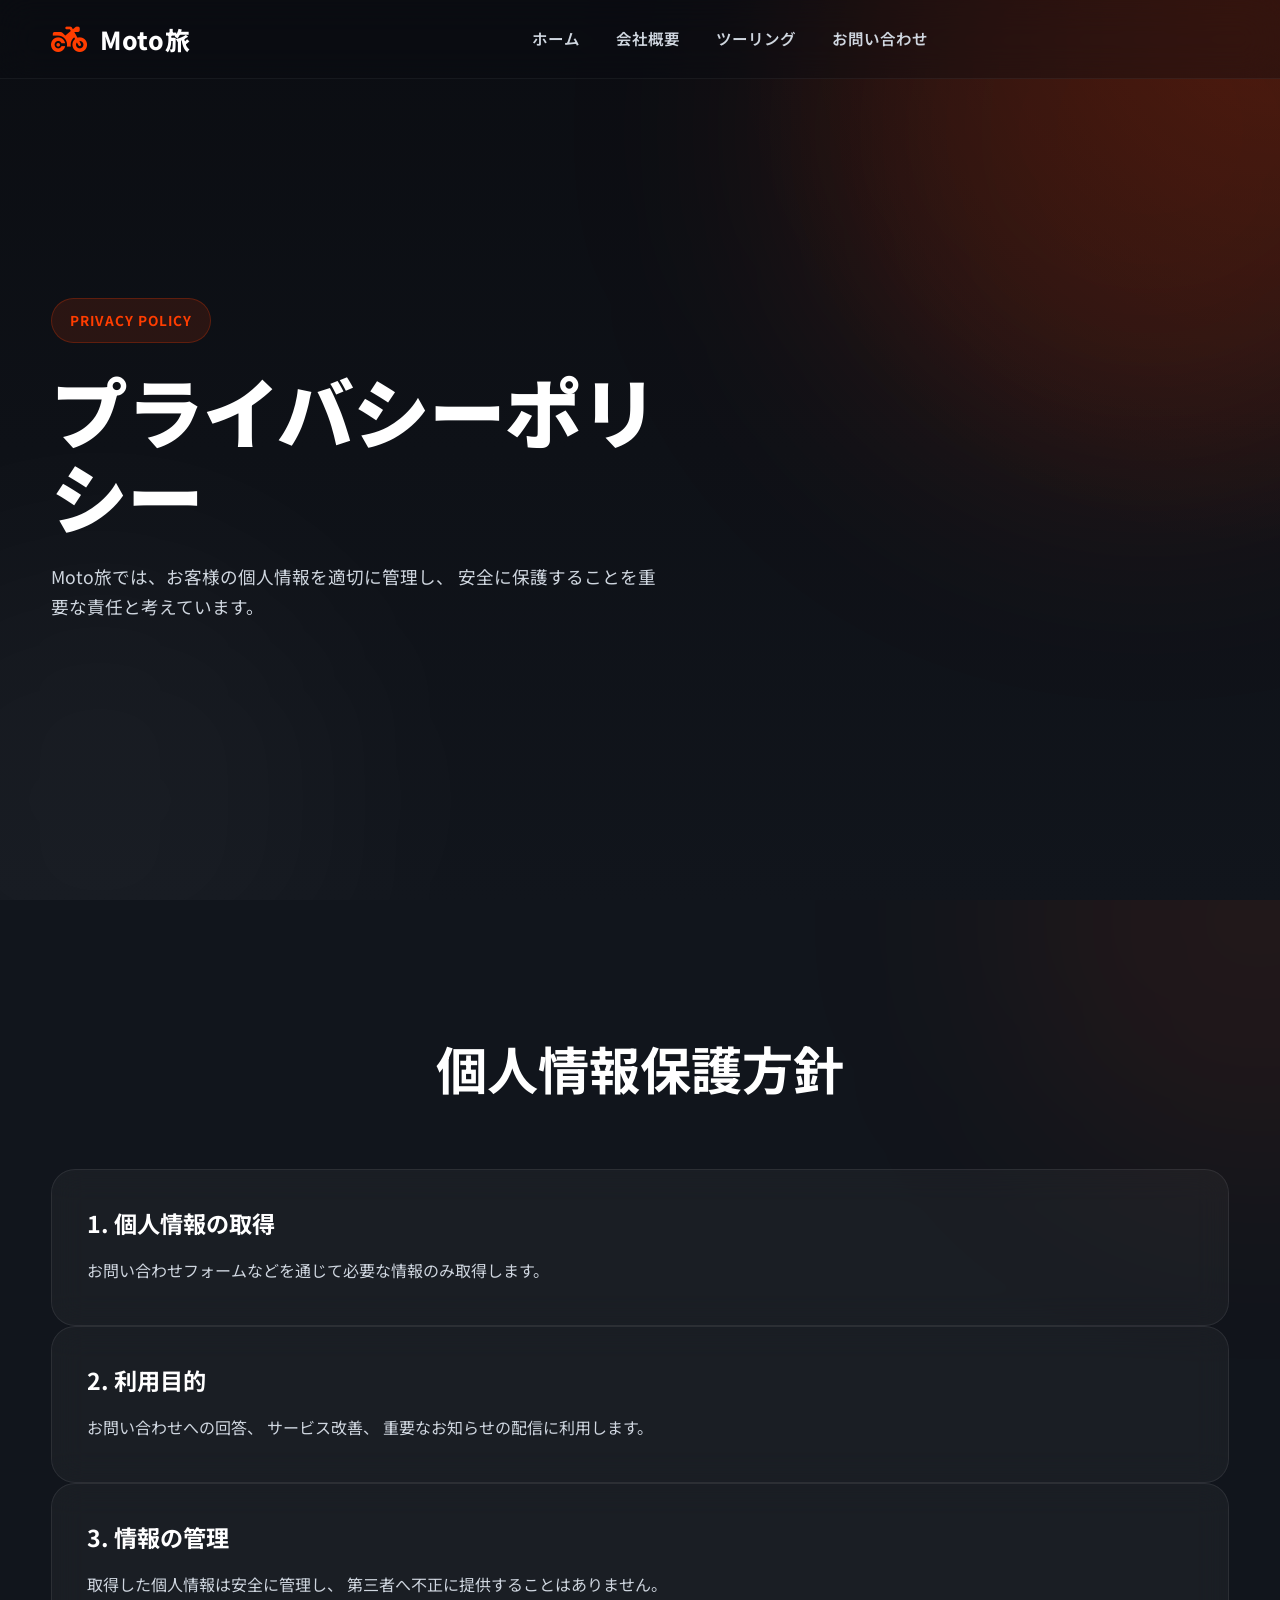
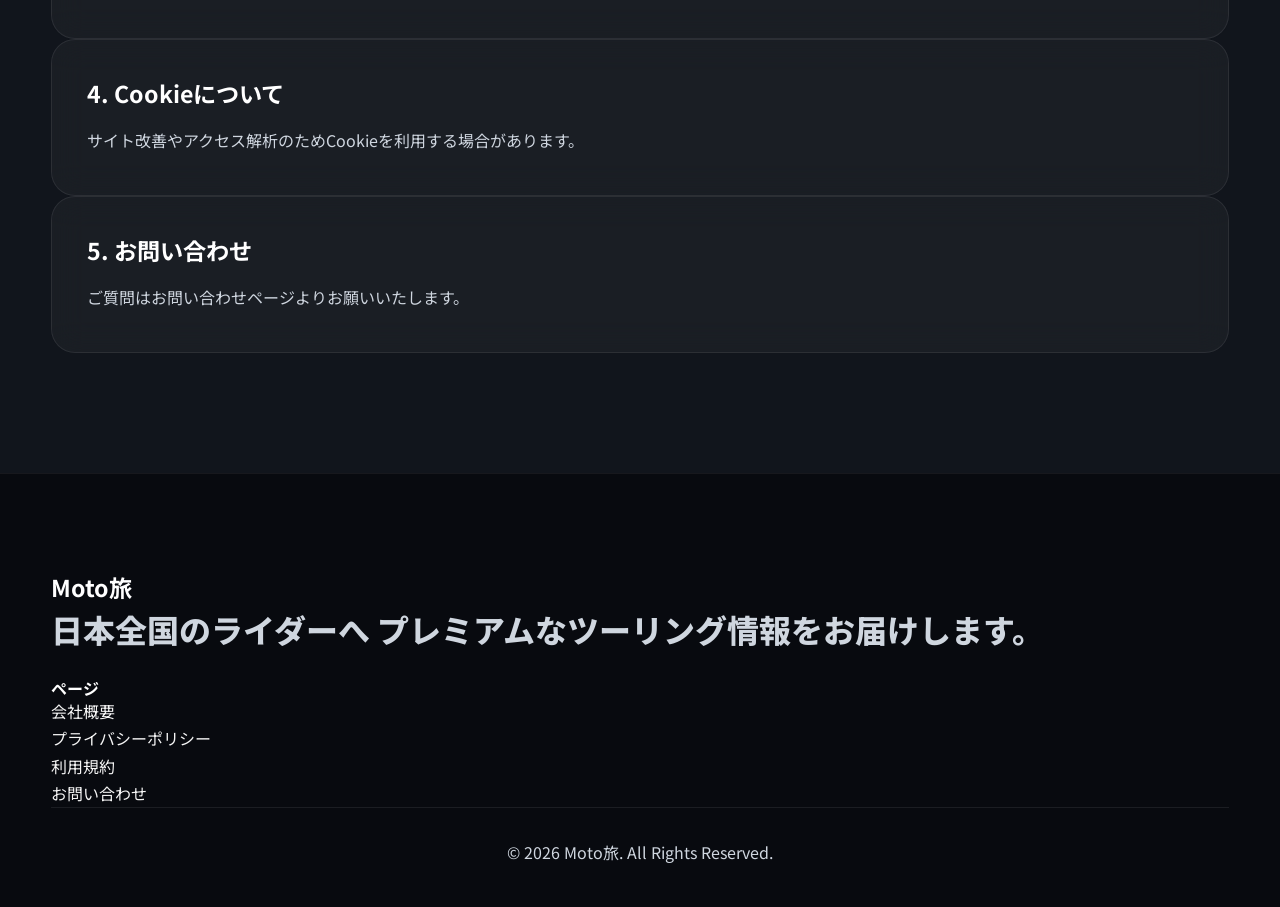
<file: privacy.html>
<!DOCTYPE html>
<html lang="ja">

<head>

<meta charset="UTF-8">
<meta name="viewport" content="width=device-width, initial-scale=1.0">

<title>プライバシーポリシー | Moto旅</title>

<meta name="description"
content="Moto旅のプライバシーポリシー">

<link rel="icon"
href="assets/images/favicon.png">

<link rel="preconnect"
href="https://fonts.googleapis.com">

<link rel="preconnect"
href="https://fonts.gstatic.com"
crossorigin>

<link href="https://fonts.googleapis.com/css2?family=Noto+Sans+JP:wght@300;400;500;700;900&display=swap"
rel="stylesheet">

<link href="https://cdnjs.cloudflare.com/ajax/libs/font-awesome/6.7.2/css/all.min.css"
rel="stylesheet">

<link rel="stylesheet"
href="assets/css/style.css">

</head>

<body>

<!-- Header -->

<header class="header">

<div class="container">

<a href="index.html" class="logo">

<i class="fa-solid fa-motorcycle"></i>

<span>Moto旅</span>

</a>

<nav class="navbar">

<ul class="nav-links">

<li><a href="index.html">ホーム</a></li>

<li><a href="about.html">会社概要</a></li>

<li><a href="touring.html">ツーリング</a></li>

<li><a href="contact.html">お問い合わせ</a></li>

</ul>

</nav>

<button class="menu-toggle">

<i class="fa-solid fa-bars"></i>

</button>

</div>

</header>

<!-- Hero -->

<section class="hero">

<div class="container hero-grid">

<div class="hero-content">

<span class="hero-badge">

Privacy Policy

</span>

<h1>

プライバシーポリシー

</h1>

<p>

Moto旅では、お客様の個人情報を適切に管理し、
安全に保護することを重要な責任と考えています。

</p>

</div>

</div>

</section>

<!-- Privacy -->

<section class="maintenance">

<div class="container">

<div class="section-header">

<h2>

個人情報保護方針

</h2>

</div>

<div class="tip-card">

<h3>1. 個人情報の取得</h3>

<p>

お問い合わせフォームなどを通じて必要な情報のみ取得します。

</p>

</div>

<div class="tip-card">

<h3>2. 利用目的</h3>

<p>

お問い合わせへの回答、
サービス改善、
重要なお知らせの配信に利用します。

</p>

</div>

<div class="tip-card">

<h3>3. 情報の管理</h3>

<p>

取得した個人情報は安全に管理し、
第三者へ不正に提供することはありません。

</p>

</div>

<div class="tip-card">

<h3>4. Cookieについて</h3>

<p>

サイト改善やアクセス解析のためCookieを利用する場合があります。

</p>

</div>

<div class="tip-card">

<h3>5. お問い合わせ</h3>

<p>

ご質問はお問い合わせページよりお願いいたします。

</p>

</div>

</div>

</section>

<!-- Footer -->

<footer class="footer">

<div class="container">

<div class="footer-top">

<div class="footer-logo">

<h3>Moto旅</h3>

<p>

日本全国のライダーへ
プレミアムなツーリング情報をお届けします。

</p>

</div>

<div class="footer-links">

<h4>ページ</h4>

<ul>

<li><a href="about.html">会社概要</a></li>

<li><a href="privacy.html">プライバシーポリシー</a></li>

<li><a href="terms.html">利用規約</a></li>

<li><a href="contact.html">お問い合わせ</a></li>

</ul>

</div>

</div>

<div class="footer-bottom">

<p>

© <span class="current-year"></span> Moto旅.
All Rights Reserved.

</p>

</div>

</div>

</footer>

<button class="back-to-top">

<i class="fa-solid fa-arrow-up"></i>

</button>

<script src="assets/js/script.js"></script>

</body>

</html>
</file>
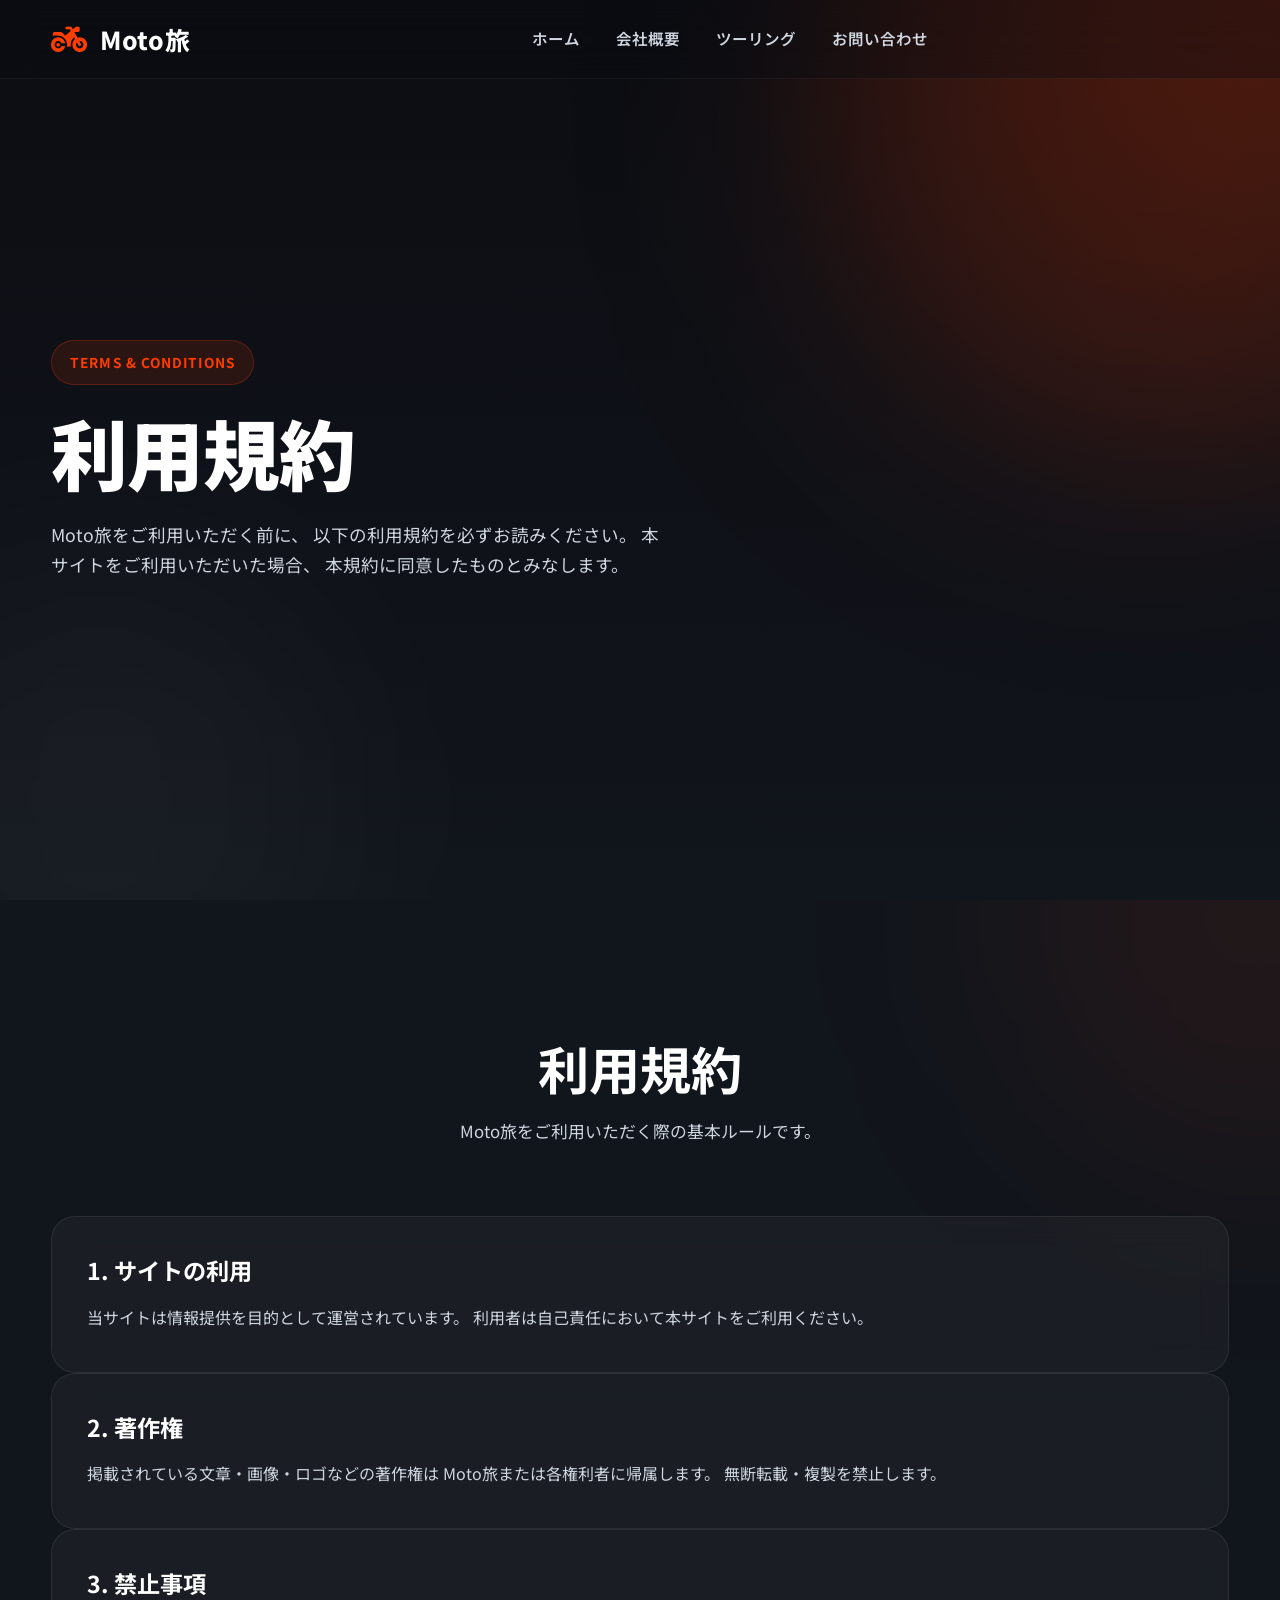
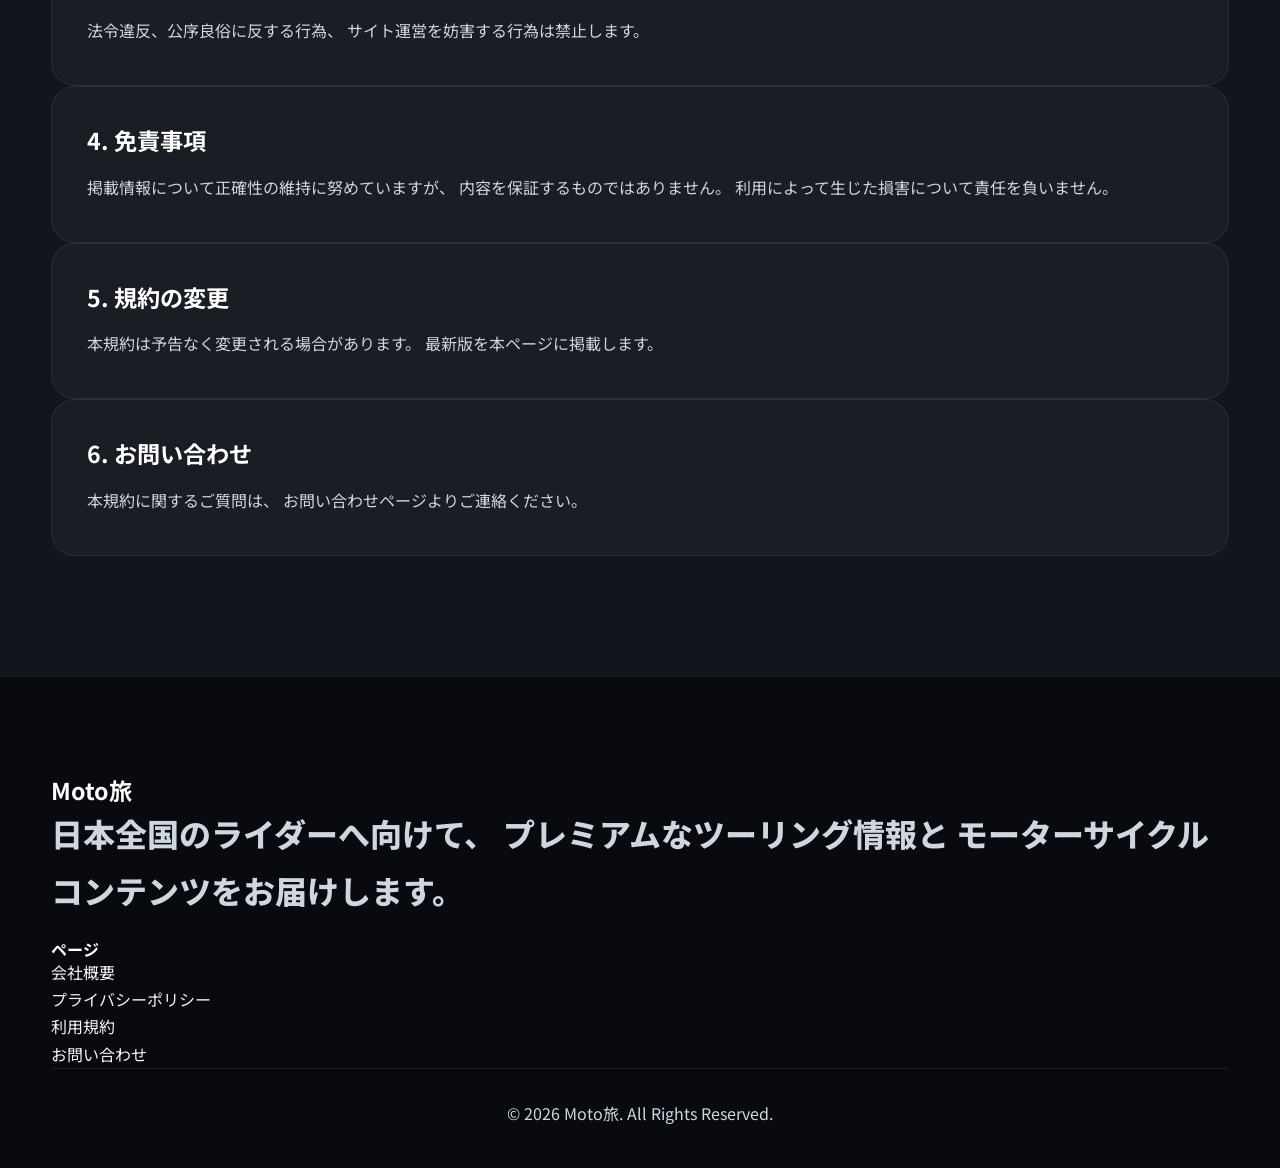
<file: terms.html>
<!DOCTYPE html>
<html lang="ja">

<head>

    <meta charset="UTF-8">
    <meta name="viewport" content="width=device-width, initial-scale=1.0">

    <title>利用規約 | Moto旅</title>

    <meta name="description"
        content="Moto旅の利用規約をご確認ください。">

    <meta name="robots"
        content="index,follow">

    <link rel="icon"
        href="assets/images/favicon.png">

    <link rel="preconnect"
        href="https://fonts.googleapis.com">

    <link rel="preconnect"
        href="https://fonts.gstatic.com"
        crossorigin>

    <link href="https://fonts.googleapis.com/css2?family=Noto+Sans+JP:wght@300;400;500;700;900&display=swap"
        rel="stylesheet">

    <link href="https://cdnjs.cloudflare.com/ajax/libs/font-awesome/6.7.2/css/all.min.css"
        rel="stylesheet">

    <link rel="stylesheet"
        href="assets/css/style.css">

</head>

<body>

<!-- =========================================
HEADER
========================================= -->

<header class="header">

    <div class="container">

        <a href="index.html" class="logo">

            <i class="fa-solid fa-motorcycle"></i>

            <span>Moto旅</span>

        </a>

        <nav class="navbar">

            <ul class="nav-links">

                <li><a href="index.html">ホーム</a></li>

                <li><a href="about.html">会社概要</a></li>

                <li><a href="touring.html">ツーリング</a></li>

                <li><a href="contact.html">お問い合わせ</a></li>

            </ul>

        </nav>

        <button class="menu-toggle">

            <i class="fa-solid fa-bars"></i>

        </button>

    </div>

</header>

<!-- =========================================
HERO
========================================= -->

<section class="hero">

    <div class="container hero-grid">

        <div class="hero-content">

            <span class="hero-badge">

                Terms & Conditions

            </span>

            <h1>

                利用規約

            </h1>

            <p>

                Moto旅をご利用いただく前に、
                以下の利用規約を必ずお読みください。
                本サイトをご利用いただいた場合、
                本規約に同意したものとみなします。

            </p>

        </div>

    </div>

</section>

<!-- =========================================
TERMS
========================================= -->

<section class="maintenance">

    <div class="container">

        <div class="section-header">

            <h2>

                利用規約

            </h2>

            <p>

                Moto旅をご利用いただく際の基本ルールです。

            </p>

        </div>

        <div class="tip-card">

            <h3>1. サイトの利用</h3>

            <p>

                当サイトは情報提供を目的として運営されています。
                利用者は自己責任において本サイトをご利用ください。

            </p>

        </div>

        <div class="tip-card">

            <h3>2. 著作権</h3>

            <p>

                掲載されている文章・画像・ロゴなどの著作権は
                Moto旅または各権利者に帰属します。
                無断転載・複製を禁止します。

            </p>

        </div>

        <div class="tip-card">

            <h3>3. 禁止事項</h3>

            <p>

                法令違反、公序良俗に反する行為、
                サイト運営を妨害する行為は禁止します。

            </p>

        </div>

        <div class="tip-card">

            <h3>4. 免責事項</h3>

            <p>

                掲載情報について正確性の維持に努めていますが、
                内容を保証するものではありません。
                利用によって生じた損害について責任を負いません。

            </p>

        </div>

        <div class="tip-card">

            <h3>5. 規約の変更</h3>

            <p>

                本規約は予告なく変更される場合があります。
                最新版を本ページに掲載します。

            </p>

        </div>

        <div class="tip-card">

            <h3>6. お問い合わせ</h3>

            <p>

                本規約に関するご質問は、
                お問い合わせページよりご連絡ください。

            </p>

        </div>

    </div>

</section>

<!-- =========================================
FOOTER
========================================= -->

<footer class="footer">

    <div class="container">

        <div class="footer-top">

            <div class="footer-logo">

                <h3>Moto旅</h3>

                <p>

                    日本全国のライダーへ向けて、
                    プレミアムなツーリング情報と
                    モーターサイクルコンテンツをお届けします。

                </p>

            </div>

            <div class="footer-links">

                <h4>ページ</h4>

                <ul>

                    <li><a href="about.html">会社概要</a></li>

                    <li><a href="privacy.html">プライバシーポリシー</a></li>

                    <li><a href="terms.html">利用規約</a></li>

                    <li><a href="contact.html">お問い合わせ</a></li>

                </ul>

            </div>

        </div>

        <div class="footer-bottom">

            <p>

                © <span class="current-year"></span>
                Moto旅. All Rights Reserved.

            </p>

        </div>

    </div>

</footer>

<!-- =========================================
BACK TO TOP
========================================= -->

<button class="back-to-top">

    <i class="fa-solid fa-arrow-up"></i>

</button>

<script src="assets/js/script.js"></script>

</body>

</html>
</file>
<file: assets/css/style.css>
/* =====================================================
   Moto旅 - Premium Motorcycle Magazine
   Style.css Part 1A
   Reset • Variables • Global • Buttons • Utilities
====================================================== */

/* ===========================
   GOOGLE FONT
=========================== */
@import url("https://fonts.googleapis.com/css2?family=Noto+Sans+JP:wght@300;400;500;700;900&display=swap");

/* ===========================
   RESET
=========================== */

*,
*::before,
*::after{
    margin:0;
    padding:0;
    box-sizing:border-box;
}

html{
    scroll-behavior:smooth;
    font-size:16px;
}

body{
    font-family:"Noto Sans JP",sans-serif;
    background:#0b0d12;
    color:#f5f5f5;
    line-height:1.7;
    overflow-x:hidden;
    -webkit-font-smoothing:antialiased;
}

img{
    display:block;
    max-width:100%;
    height:auto;
}

a{
    text-decoration:none;
    color:inherit;
    transition:.35s ease;
}

ul{
    list-style:none;
}

button,
input{
    font:inherit;
    outline:none;
    border:none;
}

section{
    padding:90px 0;
}

/* ===========================
   ROOT VARIABLES
=========================== */

:root{

    --primary:#ff3d00;
    --primary-light:#ff6333;

    --secondary:#ffffff;

    --dark:#0b0d12;
    --dark-2:#11151c;
    --dark-3:#171c24;

    --card:#171c24;
    --border:#2a303d;

    --text:#ffffff;
    --text-light:#cfd6df;
    --muted:#8d95a3;

    --success:#18c964;
    --warning:#ffb300;

    --shadow:
        0 20px 50px rgba(0,0,0,.45);

    --glass:
        rgba(255,255,255,.05);

    --radius-sm:10px;
    --radius:18px;
    --radius-lg:28px;

    --container:1280px;

    --transition:.35s ease;

}

/* ===========================
   SCROLLBAR
=========================== */

::-webkit-scrollbar{
    width:10px;
}

::-webkit-scrollbar-track{
    background:#111;
}

::-webkit-scrollbar-thumb{
    background:var(--primary);
    border-radius:100px;
}

::-webkit-scrollbar-thumb:hover{
    background:var(--primary-light);
}

/* ===========================
   SELECTION
=========================== */

::selection{
    background:var(--primary);
    color:#fff;
}

/* ===========================
   CONTAINER
=========================== */

.container{
    width:min(92%,var(--container));
    margin-inline:auto;
}

/* ===========================
   TYPOGRAPHY
=========================== */

h1,
h2,
h3,
h4,
h5{
    color:#fff;
    line-height:1.2;
    font-weight:700;
}

h1{
    font-size:clamp(2.8rem,6vw,5.4rem);
}

h2{
    font-size:clamp(2rem,4vw,3.2rem);
}

h3{
    font-size:1.45rem;
}

p{
    color:var(--text-light);
}

.section-header{
    max-width:760px;
    margin:0 auto 70px;
    text-align:center;
}

.section-header h2{
    margin:18px 0;
}

.section-header p{
    font-size:1.05rem;
}

/* ===========================
   BADGES
=========================== */

.section-tag,
.hero-badge{

    display:inline-flex;
    align-items:center;
    gap:8px;

    padding:10px 18px;

    border-radius:100px;

    background:rgba(255,61,0,.12);

    color:var(--primary);

    border:1px solid rgba(255,61,0,.25);

    font-size:.85rem;

    font-weight:700;

    letter-spacing:.08em;

    text-transform:uppercase;

}

/* ===========================
   BUTTONS
=========================== */

.btn-primary,
.btn-secondary{

    display:inline-flex;

    align-items:center;

    justify-content:center;

    gap:10px;

    padding:15px 34px;

    border-radius:999px;

    font-weight:700;

    transition:var(--transition);

    cursor:pointer;

}

.btn-primary{

    background:var(--primary);

    color:#fff;

    box-shadow:0 15px 40px rgba(255,61,0,.35);

}

.btn-primary:hover{

    transform:translateY(-4px);

    background:var(--primary-light);

}

.btn-secondary{

    border:1px solid var(--border);

    background:rgba(255,255,255,.05);

    color:#fff;

    backdrop-filter:blur(16px);

}

.btn-secondary:hover{

    background:rgba(255,255,255,.12);

    transform:translateY(-4px);

}

/* ===========================
   GLASS CARD
=========================== */

.glass{

    background:rgba(255,255,255,.05);

    border:1px solid rgba(255,255,255,.08);

    backdrop-filter:blur(18px);

    border-radius:var(--radius);

}

/* ===========================
   UTILITIES
=========================== */

.text-center{
    text-align:center;
}

.mt-1{margin-top:1rem;}
.mt-2{margin-top:2rem;}
.mt-3{margin-top:3rem;}
.mt-4{margin-top:4rem;}

.mb-1{margin-bottom:1rem;}
.mb-2{margin-bottom:2rem;}
.mb-3{margin-bottom:3rem;}
.mb-4{margin-bottom:4rem;}

.grid{
    display:grid;
    gap:30px;
}

.flex{
    display:flex;
    align-items:center;
}

.hidden{
    display:none;
}

/* ===========================
   BACK TO TOP DEFAULT
=========================== */

#backToTop{

    position:fixed;

    right:25px;

    bottom:25px;

    width:52px;

    height:52px;

    border-radius:50%;

    border:none;

    background:var(--primary);

    color:#fff;

    display:flex;

    align-items:center;

    justify-content:center;

    cursor:pointer;

    opacity:0;

    visibility:hidden;

    transition:.3s ease;

    z-index:999;

    box-shadow:0 10px 30px rgba(255,61,0,.35);

}

#backToTop.show{

    opacity:1;

    visibility:visible;

}

#backToTop:hover{

    transform:translateY(-5px);

}
/* =====================================================
   Moto旅 - Premium Motorcycle Magazine
   Style.css Part 1B
   Header • Navbar • Logo • Navigation
====================================================== */

/* ===========================
   HEADER
=========================== */

.header{
    position:fixed;
    top:0;
    left:0;
    width:100%;
    z-index:1000;
    transition:all .35s ease;
    padding:18px 0;
    background:rgba(11,13,18,.35);
    backdrop-filter:blur(18px);
    -webkit-backdrop-filter:blur(18px);
    border-bottom:1px solid rgba(255,255,255,.05);
}

.header.scrolled{
    padding:12px 0;
    background:rgba(11,13,18,.95);
    box-shadow:0 15px 40px rgba(0,0,0,.35);
}

/* ===========================
   HEADER CONTAINER
=========================== */

.header .container{
    display:flex;
    align-items:center;
    justify-content:space-between;
    gap:40px;
}

/* ===========================
   LOGO
=========================== */

.logo{
    display:flex;
    align-items:center;
    gap:12px;
    font-size:1.55rem;
    font-weight:800;
    color:#fff;
    letter-spacing:.03em;
}

.logo i{
    color:var(--primary);
    font-size:1.8rem;
    transition:.35s ease;
}

.logo:hover i{
    transform:rotate(-8deg) scale(1.15);
}

.logo span{
    color:#fff;
}

/* ===========================
   NAVBAR
=========================== */

.navbar{
    flex:1;
    display:flex;
    justify-content:center;
}

.navbar ul{
    display:flex;
    align-items:center;
    gap:36px;
}

.navbar li{
    position:relative;
}

/* ===========================
   NAV LINKS
=========================== */

.navbar a{

    position:relative;

    color:var(--text-light);

    font-size:.97rem;

    font-weight:600;

    transition:all .3s ease;

    padding:6px 0;

}

.navbar a:hover,
.navbar a.active{

    color:#fff;

}

/* underline animation */

.navbar a::after{

    content:"";

    position:absolute;

    left:0;

    bottom:-6px;

    width:0;

    height:2px;

    background:var(--primary);

    transition:.35s ease;

    border-radius:20px;

}

.navbar a:hover::after,
.navbar a.active::after{

    width:100%;

}

/* ===========================
   HEADER BUTTONS
=========================== */

.header-buttons{

    display:flex;

    align-items:center;

    gap:16px;

}

/* smaller button inside header */

.header .btn-primary{

    padding:13px 24px;

    font-size:.92rem;

}

/* ===========================
   HOVER GLOW
=========================== */

.header .btn-primary:hover{

    box-shadow:
        0 12px 35px rgba(255,61,0,.45);

}

/* ===========================
   MOBILE MENU BUTTON
=========================== */

.menu-toggle{

    display:none;

    width:48px;

    height:48px;

    border-radius:12px;

    background:rgba(255,255,255,.05);

    border:1px solid rgba(255,255,255,.08);

    color:#fff;

    cursor:pointer;

    align-items:center;

    justify-content:center;

    transition:.3s ease;

}

.menu-toggle:hover{

    background:rgba(255,255,255,.12);

}

/* ===========================
   MOBILE NAVIGATION
=========================== */

@media (max-width:992px){

    .navbar{

        position:absolute;

        top:100%;

        left:0;

        width:100%;

        background:#11151c;

        border-top:1px solid rgba(255,255,255,.06);

        padding:20px;

        display:none;

    }

    .navbar.active{

        display:block;

        animation:fadeIn .35s ease;

    }

    .navbar ul{

        flex-direction:column;

        align-items:flex-start;

        gap:20px;

    }

    .menu-toggle{

        display:flex;

    }

    .header-buttons{

        display:none;

    }

}

/* ===========================
   SMALL DEVICES
=========================== */

@media (max-width:768px){

    .header{

        padding:14px 0;

    }

    .logo{

        font-size:1.3rem;

    }

    .logo i{

        font-size:1.5rem;

    }

}

/* ===========================
   ANIMATION
=========================== */

@keyframes fadeIn{

    from{

        opacity:0;
        transform:translateY(-10px);

    }

    to{

        opacity:1;
        transform:translateY(0);

    }

}
/* =====================================================
   Moto旅 - Premium Motorcycle Magazine
   Style.css Part 1C
   Hero Section
====================================================== */

/* ===========================
   HERO
=========================== */

.hero{
    position:relative;
    min-height:100vh;
    display:flex;
    align-items:center;
    overflow:hidden;
    padding:160px 0 100px;
    background:
        radial-gradient(circle at top right,
        rgba(255,61,0,.18),
        transparent 35%),
        linear-gradient(180deg,#0b0d12,#11151c);
}

/* Background Glow */

.hero::before{
    content:"";
    position:absolute;
    width:700px;
    height:700px;
    right:-220px;
    top:-220px;
    border-radius:50%;
    background:rgba(255,61,0,.12);
    filter:blur(120px);
    z-index:0;
}

.hero::after{
    content:"";
    position:absolute;
    width:500px;
    height:500px;
    left:-150px;
    bottom:-150px;
    border-radius:50%;
    background:rgba(255,255,255,.04);
    filter:blur(120px);
    z-index:0;
}

/* ===========================
   HERO GRID
=========================== */

.hero-grid{
    position:relative;
    z-index:2;
    display:grid;
    grid-template-columns:1.1fr .9fr;
    align-items:center;
    gap:70px;
}

/* ===========================
   HERO CONTENT
=========================== */

.hero-content{
    max-width:650px;
}

.hero-content h1{
    margin:25px 0;
    line-height:1.1;
    font-weight:900;
    letter-spacing:-1px;
}

.hero-content p{
    font-size:1.1rem;
    color:var(--text-light);
    margin-bottom:40px;
}

/* ===========================
   HERO BUTTONS
=========================== */

.hero-buttons{
    display:flex;
    gap:18px;
    flex-wrap:wrap;
    margin-bottom:55px;
}

/* ===========================
   HERO STATS
=========================== */

.hero-stats{
    display:grid;
    grid-template-columns:repeat(3,1fr);
    gap:24px;
}

.hero-stats div{
    background:rgba(255,255,255,.05);
    border:1px solid rgba(255,255,255,.08);
    border-radius:20px;
    padding:24px;
    backdrop-filter:blur(20px);
    transition:.35s ease;
}

.hero-stats div:hover{
    transform:translateY(-8px);
    border-color:rgba(255,61,0,.35);
}

.hero-stats h2{
    font-size:2rem;
    color:var(--primary);
    margin-bottom:8px;
}

.hero-stats p{
    margin:0;
    color:var(--muted);
    font-size:.95rem;
}

/* ===========================
   HERO IMAGE
=========================== */

.hero-image{
    position:relative;
}

.hero-image img{
    width:100%;
    border-radius:32px;
    box-shadow:
        0 40px 80px rgba(0,0,0,.45);
    object-fit:cover;
    transition:.45s ease;
}

.hero-image:hover img{
    transform:scale(1.03);
}

/* Floating Card */

.hero-image::before{
    content:"Premium Review";
    position:absolute;
    top:25px;
    left:25px;
    padding:12px 20px;
    background:rgba(255,255,255,.08);
    backdrop-filter:blur(20px);
    border:1px solid rgba(255,255,255,.1);
    border-radius:999px;
    color:#fff;
    font-size:.85rem;
    font-weight:700;
    z-index:5;
}

/* ===========================
   HERO IMAGE SHADOW
=========================== */

.hero-image::after{
    content:"";
    position:absolute;
    inset:-20px;
    z-index:-1;
    border-radius:40px;
    background:
        radial-gradient(circle,
        rgba(255,61,0,.25),
        transparent 70%);
    filter:blur(60px);
}

/* ===========================
   SCROLL INDICATOR
=========================== */

.scroll-indicator{
    position:absolute;
    bottom:40px;
    left:50%;
    transform:translateX(-50%);
    color:#fff;
    opacity:.7;
    animation:scrollDown 2s infinite;
}

@keyframes scrollDown{

    0%{
        transform:translate(-50%,0);
        opacity:.3;
    }

    50%{
        transform:translate(-50%,10px);
        opacity:1;
    }

    100%{
        transform:translate(-50%,20px);
        opacity:.3;
    }

}

/* ===========================
   RESPONSIVE
=========================== */

@media(max-width:1100px){

    .hero-grid{
        grid-template-columns:1fr;
        text-align:center;
    }

    .hero-content{
        max-width:100%;
    }

    .hero-buttons{
        justify-content:center;
    }

    .hero-stats{
        margin-top:30px;
    }

}

@media(max-width:768px){

    .hero{
        padding:140px 0 70px;
    }

    .hero-grid{
        gap:45px;
    }

    .hero-stats{
        grid-template-columns:1fr;
    }

    .hero-image::before{
        display:none;
    }

}

@media(max-width:576px){

    .hero h1{
        font-size:2.6rem;
    }

    .hero-content p{
        font-size:1rem;
    }

    .hero-buttons{
        flex-direction:column;
    }

    .btn-primary,
    .btn-secondary{
        width:100%;
    }

}
/* =====================================================
   Moto旅 - Premium Motorcycle Magazine
   Style.css Part 2A-1
   Featured Section + Bike Cards
======================================================*/

/* ===========================
   FEATURED SECTION
=========================== */

.featured-section{
    padding:110px 0;
    background:linear-gradient(
        180deg,
        #11151c 0%,
        #0b0d12 100%
    );
    position:relative;
    overflow:hidden;
}

.featured-section::before{
    content:"";
    position:absolute;
    top:-180px;
    right:-180px;
    width:450px;
    height:450px;
    border-radius:50%;
    background:rgba(255,61,0,.08);
    filter:blur(120px);
    pointer-events:none;
}

.featured-grid{
    display:grid;
    grid-template-columns:repeat(3,1fr);
    gap:32px;
    margin-top:60px;
}

/* ===========================
   BIKE CARD
=========================== */

.bike-card{

    background:var(--card);

    border:1px solid rgba(255,255,255,.06);

    border-radius:24px;

    overflow:hidden;

    transition:.4s ease;

    position:relative;

    box-shadow:0 20px 45px rgba(0,0,0,.25);

}

.bike-card:hover{

    transform:translateY(-12px);

    border-color:rgba(255,61,0,.35);

    box-shadow:
        0 30px 70px rgba(0,0,0,.45);

}

/* ===========================
   IMAGE
=========================== */

.bike-image{

    position:relative;

    overflow:hidden;

    height:260px;

}

.bike-image img{

    width:100%;

    height:100%;

    object-fit:cover;

    transition:.6s ease;

}

.bike-card:hover img{

    transform:scale(1.08);

}

/* ===========================
   BADGE
=========================== */

.bike-badge{

    position:absolute;

    top:18px;

    left:18px;

    background:var(--primary);

    color:#fff;

    padding:8px 14px;

    border-radius:999px;

    font-size:.75rem;

    font-weight:700;

    letter-spacing:.08em;

    text-transform:uppercase;

    box-shadow:
        0 10px 25px rgba(255,61,0,.35);

}

/* ===========================
   CONTENT
=========================== */

.bike-content{

    padding:28px;

}

.bike-content h3{

    margin-bottom:16px;

    font-size:1.5rem;

}

.bike-content p{

    color:var(--text-light);

    margin-bottom:24px;

    line-height:1.8;

}

.bike-content a{

    display:inline-flex;

    align-items:center;

    gap:10px;

    color:var(--primary);

    font-weight:700;

}

.bike-content a:hover{

    gap:16px;

}

/* ===========================
   HOVER SHINE
=========================== */

.bike-card::after{

    content:"";

    position:absolute;

    inset:0;

    background:linear-gradient(
        120deg,
        transparent 20%,
        rgba(255,255,255,.08),
        transparent 80%
    );

    transform:translateX(-120%);

    transition:.8s;

}

.bike-card:hover::after{

    transform:translateX(120%);

}

/* ===========================
   RESPONSIVE
=========================== */

@media(max-width:1100px){

    .featured-grid{

        grid-template-columns:repeat(2,1fr);

    }

}

@media(max-width:768px){

    .featured-grid{

        grid-template-columns:1fr;

    }

    .bike-image{

        height:230px;

    }

}

@media(max-width:480px){

    .bike-content{

        padding:22px;

    }

    .bike-content h3{

        font-size:1.3rem;

    }

}
/* =====================================================
   Moto旅 - Premium Motorcycle Magazine
   Style.css Part 2A-2
   Popular Brands Section
====================================================== */

/* ===========================
   BRANDS SECTION
=========================== */

.brands{
    position:relative;
    padding:100px 0;
    background:#0d1117;
    overflow:hidden;
}

.brands::before{
    content:"";
    position:absolute;
    width:500px;
    height:500px;
    top:-220px;
    left:-220px;
    border-radius:50%;
    background:rgba(255,61,0,.08);
    filter:blur(120px);
    pointer-events:none;
}

.brands .section-header{
    margin-bottom:60px;
}

/* ===========================
   BRAND GRID
=========================== */

.brand-grid{

    display:grid;

    grid-template-columns:repeat(4,1fr);

    gap:24px;

}

/* ===========================
   BRAND CARD
=========================== */

.brand-card{

    position:relative;

    display:flex;

    align-items:center;

    justify-content:center;

    min-height:140px;

    padding:30px;

    background:rgba(255,255,255,.04);

    border:1px solid rgba(255,255,255,.08);

    border-radius:22px;

    color:#fff;

    font-size:1.15rem;

    font-weight:800;

    letter-spacing:.08em;

    text-transform:uppercase;

    backdrop-filter:blur(18px);

    transition:all .35s ease;

    overflow:hidden;

}

/* ===========================
   SHINE EFFECT
=========================== */

.brand-card::before{

    content:"";

    position:absolute;

    top:0;

    left:-120%;

    width:60%;

    height:100%;

    background:linear-gradient(
        120deg,
        transparent,
        rgba(255,255,255,.18),
        transparent
    );

    transition:.8s ease;

}

.brand-card:hover::before{

    left:150%;

}

/* ===========================
   HOVER EFFECT
=========================== */

.brand-card:hover{

    transform:translateY(-8px);

    border-color:rgba(255,61,0,.35);

    background:rgba(255,61,0,.08);

    color:var(--primary);

    box-shadow:
        0 20px 45px rgba(255,61,0,.18);

}

/* ===========================
   ACTIVE SCALE
=========================== */

.brand-card:active{

    transform:scale(.97);

}

/* ===========================
   RESPONSIVE
=========================== */

@media(max-width:1100px){

    .brand-grid{

        grid-template-columns:repeat(2,1fr);

    }

}

@media(max-width:640px){

    .brand-grid{

        grid-template-columns:1fr;

        gap:18px;

    }

    .brand-card{

        min-height:110px;

        font-size:1rem;

    }

}
/* =====================================================
   Moto旅 - Premium Motorcycle Magazine
   Style.css Part 2A-3
   Featured & Brands Polish + Premium Effects
====================================================== */

/* ===========================
   FEATURED SECTION DECORATION
=========================== */

.featured-section::after{
    content:"";
    position:absolute;
    left:50%;
    bottom:-180px;
    transform:translateX(-50%);
    width:700px;
    height:350px;
    background:radial-gradient(circle,
        rgba(255,61,0,.08),
        transparent 70%);
    filter:blur(90px);
    pointer-events:none;
}

/* ===========================
   IMAGE OVERLAY
=========================== */

.bike-image::before{
    content:"";
    position:absolute;
    inset:0;
    background:linear-gradient(
        180deg,
        rgba(0,0,0,0) 20%,
        rgba(0,0,0,.55) 100%
    );
    z-index:1;
}

.bike-image img{
    position:relative;
    z-index:0;
}

/* ===========================
   BADGE POLISH
=========================== */

.bike-badge{
    z-index:2;
    backdrop-filter:blur(10px);
    border:1px solid rgba(255,255,255,.15);
}

/* ===========================
   CARD BORDER GLOW
=========================== */

.bike-card{
    isolation:isolate;
}

.bike-card::before{
    content:"";
    position:absolute;
    inset:-1px;
    border-radius:24px;
    padding:1px;
    background:linear-gradient(
        135deg,
        rgba(255,61,0,.35),
        transparent,
        rgba(255,255,255,.08)
    );
    -webkit-mask:
        linear-gradient(#fff 0 0) content-box,
        linear-gradient(#fff 0 0);
    -webkit-mask-composite:xor;
            mask-composite:exclude;
    opacity:0;
    transition:.4s ease;
    pointer-events:none;
}

.bike-card:hover::before{
    opacity:1;
}

/* ===========================
   CONTENT ANIMATION
=========================== */

.bike-content h3,
.bike-content p,
.bike-content a{
    transition:.35s ease;
}

.bike-card:hover h3{
    color:var(--primary);
}

.bike-card:hover p{
    color:#ffffff;
}

.bike-card:hover a{
    transform:translateX(6px);
}

/* ===========================
   BRAND CARD ICON EFFECT
=========================== */

.brand-card{
    position:relative;
}

.brand-card::after{
    content:"➜";
    position:absolute;
    right:24px;
    opacity:0;
    transform:translateX(-8px);
    transition:.3s ease;
    font-size:.9rem;
}

.brand-card:hover::after{
    opacity:1;
    transform:translateX(0);
}

/* ===========================
   FOCUS ACCESSIBILITY
=========================== */

.brand-card:focus-visible,
.bike-content a:focus-visible{
    outline:2px solid var(--primary);
    outline-offset:4px;
    border-radius:8px;
}

/* ===========================
   SMOOTH ENTRANCE
=========================== */

.bike-card,
.brand-card{
    animation:fadeUp .7s ease both;
}

.bike-card:nth-child(2){
    animation-delay:.1s;
}

.bike-card:nth-child(3){
    animation-delay:.2s;
}

.brand-card:nth-child(2){
    animation-delay:.05s;
}

.brand-card:nth-child(3){
    animation-delay:.1s;
}

.brand-card:nth-child(4){
    animation-delay:.15s;
}

@keyframes fadeUp{

    from{
        opacity:0;
        transform:translateY(30px);
    }

    to{
        opacity:1;
        transform:translateY(0);
    }

}

/* ===========================
   RESPONSIVE POLISH
=========================== */

@media (max-width:768px){

    .featured-section,
    .brands{
        padding:70px 0;
    }

    .bike-card{
        border-radius:20px;
    }

    .bike-image{
        height:220px;
    }

    .brand-card{
        min-height:90px;
        border-radius:18px;
    }

}
/* =====================================================
   Moto旅 - Premium Motorcycle Magazine
   Style.css Part 2B-1
   Popular Articles
====================================================== */

/* ===========================
   POPULAR ARTICLES
=========================== */

.popular-articles{
    position:relative;
    padding:110px 0;
    background:#11151c;
    overflow:hidden;
}

.popular-articles::before{
    content:"";
    position:absolute;
    top:-220px;
    right:-220px;
    width:450px;
    height:450px;
    border-radius:50%;
    background:rgba(255,61,0,.08);
    filter:blur(120px);
    pointer-events:none;
}

/* ===========================
   GRID
=========================== */

.articles-grid{
    display:grid;
    grid-template-columns:repeat(3,1fr);
    gap:32px;
    margin-top:60px;
}

/* ===========================
   ARTICLE CARD
=========================== */

.article-card{

    position:relative;

    overflow:hidden;

    border-radius:24px;

    background:var(--card);

    border:1px solid rgba(255,255,255,.06);

    transition:.4s ease;

    box-shadow:0 20px 50px rgba(0,0,0,.25);

}

.article-card:hover{

    transform:translateY(-12px);

    border-color:rgba(255,61,0,.35);

    box-shadow:0 35px 70px rgba(0,0,0,.45);

}

/* ===========================
   IMAGE
=========================== */

.article-card img{

    width:100%;

    height:260px;

    object-fit:cover;

    transition:.6s ease;

}

.article-card:hover img{

    transform:scale(1.08);

}

/* ===========================
   CONTENT
=========================== */

.article-content{

    padding:28px;

}

.article-content span{

    display:inline-block;

    margin-bottom:14px;

    padding:8px 16px;

    background:rgba(255,61,0,.12);

    border:1px solid rgba(255,61,0,.25);

    border-radius:999px;

    color:var(--primary);

    font-size:.8rem;

    font-weight:700;

    letter-spacing:.05em;

}

.article-content h3{

    margin-bottom:16px;

    transition:.35s ease;

}

.article-content p{

    margin-bottom:22px;

    color:var(--text-light);

    line-height:1.8;

}

.article-content a{

    display:inline-flex;

    align-items:center;

    gap:10px;

    color:var(--primary);

    font-weight:700;

    transition:.3s ease;

}

.article-card:hover h3{

    color:var(--primary);

}

.article-card:hover a{

    gap:16px;

}

/* ===========================
   SHINE EFFECT
=========================== */

.article-card::after{

    content:"";

    position:absolute;

    inset:0;

    background:linear-gradient(
        120deg,
        transparent,
        rgba(255,255,255,.08),
        transparent
    );

    transform:translateX(-120%);

    transition:.9s ease;

}

.article-card:hover::after{

    transform:translateX(120%);

}

/* ===========================
   RESPONSIVE
=========================== */

@media(max-width:1100px){

    .articles-grid{

        grid-template-columns:repeat(2,1fr);

    }

}

@media(max-width:768px){

    .articles-grid{

        grid-template-columns:1fr;

    }

    .article-card img{

        height:220px;

    }

}

@media(max-width:480px){

    .article-content{

        padding:22px;

    }

    .article-content h3{

        font-size:1.3rem;

    }

}
/* =====================================================
   Moto旅 - Premium Motorcycle Magazine
   Style.css Part 2B-2
   Latest News Section
======================================================*/

/* ===========================
   LATEST NEWS
=========================== */

.latest-news{
    position:relative;
    padding:110px 0;
    background:linear-gradient(180deg,#0b0d12,#11151c);
    overflow:hidden;
}

.latest-news::before{
    content:"";
    position:absolute;
    left:-180px;
    top:-180px;
    width:450px;
    height:450px;
    border-radius:50%;
    background:rgba(255,61,0,.08);
    filter:blur(120px);
    pointer-events:none;
}

/* ===========================
   NEWS GRID
=========================== */

.news-grid{
    display:grid;
    grid-template-columns:repeat(2,1fr);
    gap:34px;
    margin-top:60px;
}

/* ===========================
   NEWS CARD
=========================== */

.news-card{
    position:relative;
    display:grid;
    grid-template-columns:320px 1fr;
    overflow:hidden;
    border-radius:24px;
    background:var(--card);
    border:1px solid rgba(255,255,255,.06);
    transition:.35s ease;
}

.news-card:hover{
    transform:translateY(-8px);
    border-color:rgba(255,61,0,.35);
    box-shadow:0 25px 60px rgba(0,0,0,.4);
}

/* ===========================
   IMAGE
=========================== */

.news-card img{
    width:100%;
    height:100%;
    min-height:260px;
    object-fit:cover;
    transition:.6s ease;
}

.news-card:hover img{
    transform:scale(1.06);
}

/* ===========================
   CONTENT
=========================== */

.news-content{
    display:flex;
    flex-direction:column;
    justify-content:center;
    padding:32px;
}

.news-content span{
    display:inline-flex;
    align-items:center;
    width:max-content;
    padding:8px 16px;
    margin-bottom:18px;
    border-radius:999px;
    background:rgba(255,61,0,.12);
    border:1px solid rgba(255,61,0,.25);
    color:var(--primary);
    font-size:.8rem;
    font-weight:700;
    letter-spacing:.05em;
}

.news-content h3{
    margin-bottom:16px;
    font-size:1.7rem;
    transition:.3s ease;
}

.news-content p{
    margin-bottom:24px;
    color:var(--text-light);
    line-height:1.8;
}

.news-content a{
    display:inline-flex;
    align-items:center;
    gap:10px;
    color:var(--primary);
    font-weight:700;
    transition:.3s ease;
}

.news-card:hover h3{
    color:var(--primary);
}

.news-card:hover a{
    gap:16px;
}

/* ===========================
   SHINE
=========================== */

.news-card::after{
    content:"";
    position:absolute;
    inset:0;
    background:linear-gradient(
        120deg,
        transparent,
        rgba(255,255,255,.07),
        transparent
    );
    transform:translateX(-120%);
    transition:.9s ease;
}

.news-card:hover::after{
    transform:translateX(120%);
}

/* ===========================
   RESPONSIVE
=========================== */

@media(max-width:1200px){

    .news-card{
        grid-template-columns:1fr;
    }

    .news-card img{
        height:260px;
    }

}

@media(max-width:768px){

    .latest-news{
        padding:80px 0;
    }

    .news-grid{
        grid-template-columns:1fr;
    }

    .news-content{
        padding:24px;
    }

    .news-content h3{
        font-size:1.4rem;
    }

}

@media(max-width:480px){

    .news-card{
        border-radius:20px;
    }

    .news-card img{
        height:220px;
    }

    .news-content{
        padding:20px;
    }

}
/* =====================================================
   Moto旅 - Premium Motorcycle Magazine
   Style.css Part 2B-3
   Touring Section
====================================================== */

/* ===========================
   TOURING SECTION
=========================== */

.touring{
    position:relative;
    padding:110px 0;
    background:#11151c;
    overflow:hidden;
}

.touring::before{
    content:"";
    position:absolute;
    right:-180px;
    bottom:-180px;
    width:420px;
    height:420px;
    border-radius:50%;
    background:rgba(255,61,0,.08);
    filter:blur(120px);
    pointer-events:none;
}

/* ===========================
   TOUR GRID
=========================== */

.tour-grid{
    display:grid;
    grid-template-columns:repeat(3,1fr);
    gap:30px;
    margin-top:60px;
}

/* ===========================
   TOUR CARD
=========================== */

.tour-card{

    position:relative;

    padding:40px 35px;

    border-radius:24px;

    background:rgba(255,255,255,.04);

    border:1px solid rgba(255,255,255,.08);

    backdrop-filter:blur(16px);

    transition:.35s ease;

    overflow:hidden;

}

.tour-card:hover{

    transform:translateY(-10px);

    border-color:rgba(255,61,0,.35);

    box-shadow:
        0 25px 60px rgba(0,0,0,.35);

}

/* ===========================
   ICON
=========================== */

.tour-card::before{

    content:"🏍️";

    display:flex;

    align-items:center;

    justify-content:center;

    width:64px;

    height:64px;

    border-radius:18px;

    margin-bottom:24px;

    background:rgba(255,61,0,.12);

    font-size:1.8rem;

}

/* ===========================
   TITLE
=========================== */

.tour-card h3{

    font-size:1.55rem;

    margin-bottom:18px;

    transition:.3s ease;

}

.tour-card:hover h3{

    color:var(--primary);

}

/* ===========================
   TEXT
=========================== */

.tour-card p{

    color:var(--text-light);

    line-height:1.8;

    margin-bottom:28px;

}

/* ===========================
   LINK
=========================== */

.tour-card a{

    display:inline-flex;

    align-items:center;

    gap:10px;

    color:var(--primary);

    font-weight:700;

    transition:.3s ease;

}

.tour-card:hover a{

    gap:16px;

}

/* ===========================
   BORDER GLOW
=========================== */

.tour-card::after{

    content:"";

    position:absolute;

    inset:-1px;

    border-radius:24px;

    padding:1px;

    background:linear-gradient(
        135deg,
        rgba(255,61,0,.35),
        transparent,
        rgba(255,255,255,.08)
    );

    -webkit-mask:
        linear-gradient(#fff 0 0) content-box,
        linear-gradient(#fff 0 0);

    -webkit-mask-composite:xor;
            mask-composite:exclude;

    opacity:0;

    transition:.35s ease;

    pointer-events:none;

}

.tour-card:hover::after{

    opacity:1;

}

/* ===========================
   RESPONSIVE
=========================== */

@media(max-width:1100px){

    .tour-grid{

        grid-template-columns:repeat(2,1fr);

    }

}

@media(max-width:768px){

    .tour-grid{

        grid-template-columns:1fr;

    }

    .tour-card{

        padding:30px;

    }

}

@media(max-width:480px){

    .tour-card h3{

        font-size:1.35rem;

    }

    .tour-card{

        border-radius:20px;

    }

}
/* =====================================================
   Moto旅 - Premium Motorcycle Magazine
   Style.css Part 3A
   Featured Reviews
======================================================*/

/*============================
FEATURED REVIEWS
============================*/

.featured-reviews{
    position:relative;
    padding:120px 0;
    background:linear-gradient(180deg,#0b0d12,#131922);
    overflow:hidden;
}

.featured-reviews::before{
    content:"";
    position:absolute;
    width:500px;
    height:500px;
    left:-220px;
    top:-220px;
    border-radius:50%;
    background:rgba(255,61,0,.08);
    filter:blur(120px);
}

/*============================
GRID
============================*/

.review-grid{
    display:grid;
    grid-template-columns:repeat(3,1fr);
    gap:32px;
    margin-top:60px;
}

/*============================
CARD
============================*/

.review-card{

    background:var(--card);

    border-radius:24px;

    overflow:hidden;

    border:1px solid rgba(255,255,255,.08);

    transition:.4s;

    box-shadow:0 20px 40px rgba(0,0,0,.25);

}

.review-card:hover{

    transform:translateY(-10px);

    border-color:rgba(255,61,0,.35);

}

/*============================
IMAGE
============================*/

.review-card img{

    width:100%;

    height:260px;

    object-fit:cover;

    transition:.6s;

}

.review-card:hover img{

    transform:scale(1.08);

}

/*============================
CONTENT
============================*/

.review-content{

    padding:30px;

}

.rating{

    color:#ffb300;

    font-size:18px;

    display:block;

    margin-bottom:14px;

}

.review-content h3{

    margin-bottom:18px;

}

.review-content p{

    margin-bottom:22px;

    color:var(--text-light);

}

.review-content a{

    color:var(--primary);

    font-weight:700;

    display:inline-flex;

    gap:10px;

    align-items:center;

}

.review-content a:hover{

    gap:16px;

}

/*============================
RESPONSIVE
============================*/

@media(max-width:1100px){

    .review-grid{

        grid-template-columns:repeat(2,1fr);

    }

}

@media(max-width:768px){

    .review-grid{

        grid-template-columns:1fr;

    }

    .review-card img{

        height:220px;

    }

}
/* =====================================================
   Moto旅 - Premium Motorcycle Magazine
   Style.css Part 3B
   Maintenance Tips + Statistics
======================================================*/

/*============================
MAINTENANCE SECTION
============================*/

.maintenance{
    position:relative;
    padding:120px 0;
    background:#11151c;
    overflow:hidden;
}

.maintenance::before{
    content:"";
    position:absolute;
    right:-220px;
    top:-220px;
    width:480px;
    height:480px;
    border-radius:50%;
    background:rgba(255,61,0,.08);
    filter:blur(120px);
    pointer-events:none;
}

/*============================
TIPS GRID
============================*/

.tips-grid{
    display:grid;
    grid-template-columns:repeat(3,1fr);
    gap:30px;
    margin-top:60px;
}

/*============================
TIP CARD
============================*/

.tip-card{
    position:relative;
    padding:40px 35px;
    background:rgba(255,255,255,.04);
    border:1px solid rgba(255,255,255,.08);
    border-radius:24px;
    backdrop-filter:blur(16px);
    transition:.35s ease;
    overflow:hidden;
}

.tip-card:hover{
    transform:translateY(-10px);
    border-color:rgba(255,61,0,.35);
    box-shadow:0 25px 60px rgba(0,0,0,.35);
}

.tip-card i{
    width:70px;
    height:70px;
    display:flex;
    align-items:center;
    justify-content:center;
    margin-bottom:25px;
    font-size:28px;
    color:var(--primary);
    border-radius:18px;
    background:rgba(255,61,0,.12);
}

.tip-card h3{
    margin-bottom:18px;
    font-size:1.45rem;
}

.tip-card p{
    color:var(--text-light);
    line-height:1.8;
}

/*============================
STATISTICS
============================*/

.statistics{
    padding:110px 0;
    background:linear-gradient(
        180deg,
        #0b0d12,
        #131922
    );
}

.stats-grid{
    display:grid;
    grid-template-columns:repeat(4,1fr);
    gap:28px;
}

.stat-box{
    text-align:center;
    padding:45px 25px;
    background:rgba(255,255,255,.05);
    border:1px solid rgba(255,255,255,.08);
    border-radius:22px;
    backdrop-filter:blur(16px);
    transition:.35s ease;
}

.stat-box:hover{
    transform:translateY(-8px);
    border-color:rgba(255,61,0,.35);
}

.stat-box h2{
    color:var(--primary);
    font-size:3rem;
    margin-bottom:10px;
    font-weight:800;
}

.stat-box p{
    color:var(--text-light);
    font-size:1rem;
}

/*============================
RESPONSIVE
============================*/

@media(max-width:1100px){

    .tips-grid{
        grid-template-columns:repeat(2,1fr);
    }

    .stats-grid{
        grid-template-columns:repeat(2,1fr);
    }

}

@media(max-width:768px){

    .tips-grid{
        grid-template-columns:1fr;
    }

    .stats-grid{
        grid-template-columns:1fr;
    }

    .tip-card{
        padding:30px;
    }

    .stat-box{
        padding:35px 20px;
    }

    .stat-box h2{
        font-size:2.5rem;
    }

}
/* =====================================================
   Moto旅 - Premium Motorcycle Magazine
   Style.css Part 3C
   Testimonials • Gallery • CTA • Newsletter
======================================================*/

/*============================
TESTIMONIALS
============================*/

.testimonials{
    padding:120px 0;
    background:#11151c;
    position:relative;
    overflow:hidden;
}

.testimonial-grid{
    display:grid;
    grid-template-columns:repeat(3,1fr);
    gap:30px;
    margin-top:60px;
}

.testimonial-card{
    position:relative;
    padding:35px;
    background:rgba(255,255,255,.05);
    border:1px solid rgba(255,255,255,.08);
    border-radius:24px;
    backdrop-filter:blur(18px);
    transition:.35s ease;
}

.testimonial-card:hover{
    transform:translateY(-10px);
    border-color:rgba(255,61,0,.35);
    box-shadow:0 25px 60px rgba(0,0,0,.35);
}

.quote-icon{
    width:60px;
    height:60px;
    display:flex;
    align-items:center;
    justify-content:center;
    background:rgba(255,61,0,.12);
    border-radius:16px;
    color:var(--primary);
    font-size:22px;
    margin-bottom:20px;
}

.testimonial-card p{
    margin-bottom:30px;
    line-height:1.9;
}

.testimonial-author{
    display:flex;
    align-items:center;
    gap:15px;
}

.testimonial-author img{
    width:60px;
    height:60px;
    border-radius:50%;
    object-fit:cover;
}

.testimonial-author h4{
    margin-bottom:4px;
}

.testimonial-author span{
    color:var(--muted);
    font-size:.9rem;
}

/*============================
GALLERY
============================*/

.gallery{
    padding:120px 0;
    background:#0b0d12;
}

.gallery-grid{
    display:grid;
    grid-template-columns:repeat(3,1fr);
    gap:24px;
    margin-top:60px;
}

.gallery-grid img{
    width:100%;
    aspect-ratio:1;
    object-fit:cover;
    border-radius:22px;
    cursor:pointer;
    transition:transform .45s ease, box-shadow .45s ease;
}

.gallery-grid img:hover{
    transform:scale(1.05);
    box-shadow:0 20px 60px rgba(0,0,0,.45);
}

/*============================
GALLERY LIGHTBOX
============================*/

.gallery-lightbox{
    position:fixed;
    inset:0;
    display:none;
    justify-content:center;
    align-items:center;
    background:rgba(0,0,0,.92);
    z-index:9999;
    padding:30px;
}

.gallery-lightbox.show{
    display:flex;
}

.gallery-lightbox img{
    max-width:90%;
    max-height:90%;
    border-radius:18px;
    object-fit:contain;
    box-shadow:0 20px 60px rgba(0,0,0,.6);
}

.gallery-close{
    position:absolute;
    top:25px;
    right:35px;
    font-size:42px;
    color:#fff;
    cursor:pointer;
    transition:.3s ease;
}

.gallery-close:hover{
    color:var(--primary);
    transform:rotate(90deg);
}

/*============================
CTA
============================*/

.cta-section{
    padding:120px 0;
    background:linear-gradient(180deg,#11151c,#0b0d12);
}

.cta-box{
    padding:70px;
    text-align:center;
    border-radius:32px;
    background:linear-gradient(
        135deg,
        rgba(255,61,0,.14),
        rgba(255,255,255,.05)
    );
    border:1px solid rgba(255,255,255,.08);
    backdrop-filter:blur(20px);
}

.cta-box h2{
    margin:20px 0;
}

.cta-box p{
    max-width:700px;
    margin:0 auto 40px;
}

.cta-buttons{
    display:flex;
    justify-content:center;
    gap:18px;
    flex-wrap:wrap;
}

/*============================
NEWSLETTER
============================*/

.newsletter{
    padding:100px 0 140px;
    background:#0b0d12;
}

.newsletter-wrapper{
    display:flex;
    align-items:center;
    justify-content:space-between;
    gap:40px;
    padding:50px;
    background:rgba(255,255,255,.05);
    border:1px solid rgba(255,255,255,.08);
    border-radius:30px;
    backdrop-filter:blur(18px);
}

.newsletter-wrapper h2{
    margin-bottom:12px;
}

.newsletter form{
    display:flex;
    gap:15px;
    flex:1;
    max-width:520px;
}

.newsletter input{
    flex:1;
    padding:18px 22px;
    border-radius:999px;
    background:#1b212b;
    color:#fff;
}

.newsletter button{
    padding:18px 34px;
    border-radius:999px;
    background:var(--primary);
    color:#fff;
    font-weight:700;
    cursor:pointer;
    transition:.3s;
}

.newsletter button:hover{
    background:var(--primary-light);
}

/*============================
RESPONSIVE
============================*/

@media(max-width:1100px){

    .testimonial-grid{
        grid-template-columns:repeat(2,1fr);
    }

    .gallery-grid{
        grid-template-columns:repeat(2,1fr);
    }

    .newsletter-wrapper{
        flex-direction:column;
        text-align:center;
    }

}

@media(max-width:768px){

    .testimonial-grid,
    .gallery-grid{
        grid-template-columns:1fr;
    }

    .cta-box{
        padding:45px 30px;
    }

    .newsletter{
        padding:80px 0;
    }

    .newsletter-wrapper{
        padding:35px 25px;
    }

    .newsletter form{
        flex-direction:column;
        width:100%;
        max-width:none;
    }

    .newsletter button{
        width:100%;
    }

}
/* =====================================================
   Moto旅 - Premium Motorcycle Magazine
   Style.css Part 4 (Final)
   Footer • Back To Top • Utilities • Animations
======================================================*/

/*======================================================
FOOTER
======================================================*/

.footer{
    position:relative;
    padding:100px 0 40px;
    background:#080a0f;
    border-top:1px solid rgba(255,255,255,.06);
}

.footer-grid{
    display:grid;
    grid-template-columns:2fr repeat(3,1fr);
    gap:50px;
    margin-bottom:60px;
}

.footer-logo{
    font-size:2rem;
    font-weight:800;
    color:#fff;
    margin-bottom:20px;
}

.footer p{
    color:var(--text-light);
    line-height:1.8;
}

.footer-column h3{
    margin-bottom:20px;
    color:#fff;
    font-size:1.1rem;
}

.footer-column ul{
    list-style:none;
    padding:0;
}

.footer-column li{
    margin-bottom:14px;
}

.footer-column a{
    color:var(--text-light);
    transition:.3s ease;
}

.footer-column a:hover{
    color:var(--primary);
    padding-left:6px;
}

.footer-social{
    display:flex;
    gap:14px;
    margin-top:25px;
}

.footer-social a{
    width:46px;
    height:46px;
    border-radius:50%;
    display:flex;
    align-items:center;
    justify-content:center;
    background:rgba(255,255,255,.06);
    transition:.35s ease;
}

.footer-social a:hover{
    background:var(--primary);
    transform:translateY(-4px);
}

.footer-bottom{
    padding-top:30px;
    border-top:1px solid rgba(255,255,255,.08);
    text-align:center;
    color:var(--muted);
}

/*======================================================
BACK TO TOP
======================================================*/

.back-to-top{
    position:fixed;
    right:30px;
    bottom:30px;
    width:56px;
    height:56px;
    border-radius:50%;
    display:flex;
    align-items:center;
    justify-content:center;
    background:var(--primary);
    color:#fff;
    font-size:20px;
    cursor:pointer;
    opacity:0;
    visibility:hidden;
    transition:.35s ease;
    z-index:999;
    box-shadow:0 15px 35px rgba(0,0,0,.35);
}

.back-to-top.show{
    opacity:1;
    visibility:visible;
}

.back-to-top:hover{
    transform:translateY(-6px);
}

/*======================================================
SCROLL ANIMATION
======================================================*/

.fade-up{
    opacity:0;
    transform:translateY(40px);
    transition:all .8s ease;
}

.fade-up.active{
    opacity:1;
    transform:translateY(0);
}

/*======================================================
UTILITY CLASSES
======================================================*/

.text-center{
    text-align:center;
}

.mt-1{margin-top:1rem;}
.mt-2{margin-top:2rem;}
.mt-3{margin-top:3rem;}
.mt-4{margin-top:4rem;}

.mb-1{margin-bottom:1rem;}
.mb-2{margin-bottom:2rem;}
.mb-3{margin-bottom:3rem;}
.mb-4{margin-bottom:4rem;}

.rounded{
    border-radius:20px;
}

.shadow{
    box-shadow:0 20px 50px rgba(0,0,0,.25);
}

/*======================================================
IMAGE HELPERS
======================================================*/

img{
    max-width:100%;
    display:block;
}

img.lazy{
    opacity:0;
    transition:opacity .4s ease;
}

img.lazy.loaded{
    opacity:1;
}

/*======================================================
SELECTION
======================================================*/

::selection{
    background:var(--primary);
    color:#fff;
}

/*======================================================
FOCUS
======================================================*/

a:focus,
button:focus,
input:focus,
textarea:focus{
    outline:2px solid var(--primary);
    outline-offset:4px;
}

/*======================================================
PRINT
======================================================*/

@media print{

    header,
    nav,
    .hero,
    .newsletter,
    .cta-section,
    .back-to-top,
    footer{
        display:none !important;
    }

    body{
        background:#fff;
        color:#000;
    }

}

/*======================================================
RESPONSIVE
======================================================*/

@media(max-width:1100px){

    .footer-grid{
        grid-template-columns:repeat(2,1fr);
    }

}

@media(max-width:768px){

    .footer{
        padding:70px 0 30px;
    }

    .footer-grid{
        grid-template-columns:1fr;
        gap:40px;
    }

    .footer-social{
        justify-content:center;
    }

    .back-to-top{
        width:50px;
        height:50px;
        right:20px;
        bottom:20px;
    }

}

@media(max-width:480px){

    .footer-logo{
        font-size:1.7rem;
    }

    .footer-column h3{
        font-size:1rem;
    }

}
</file>
